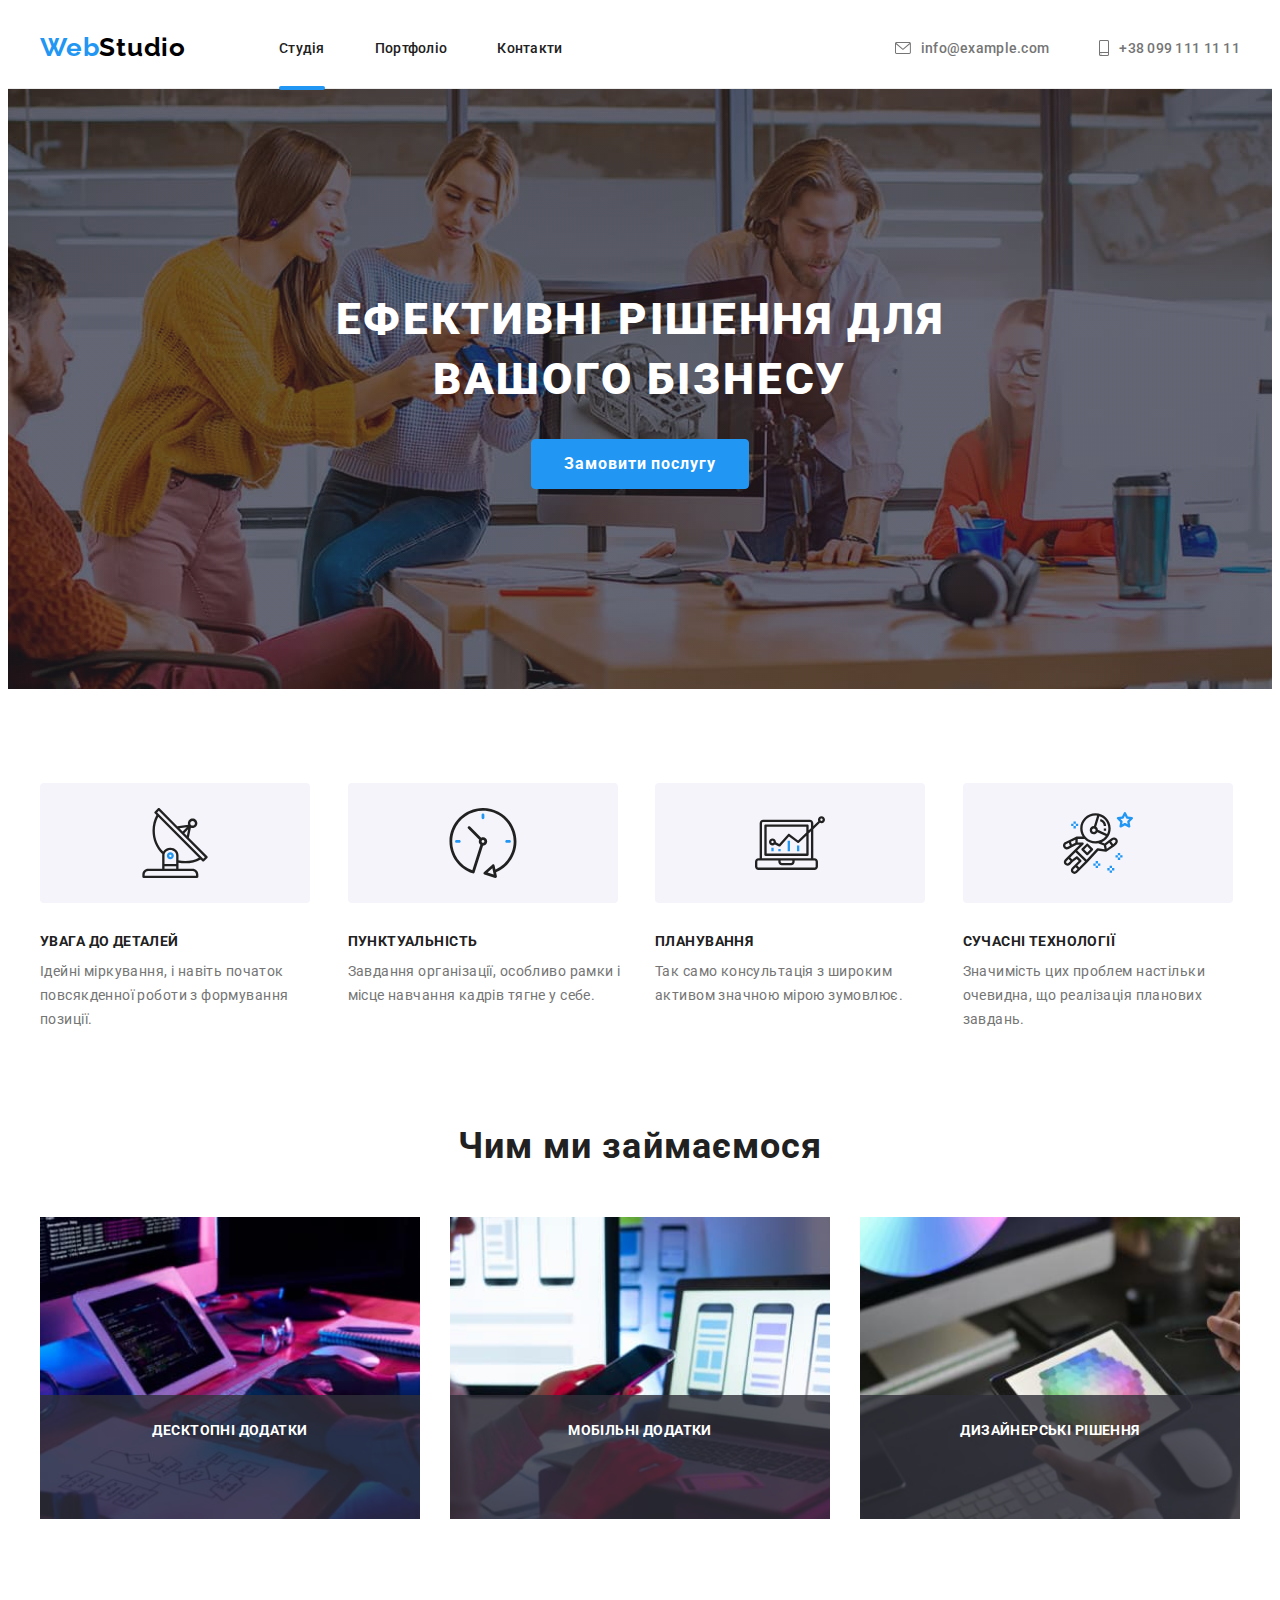
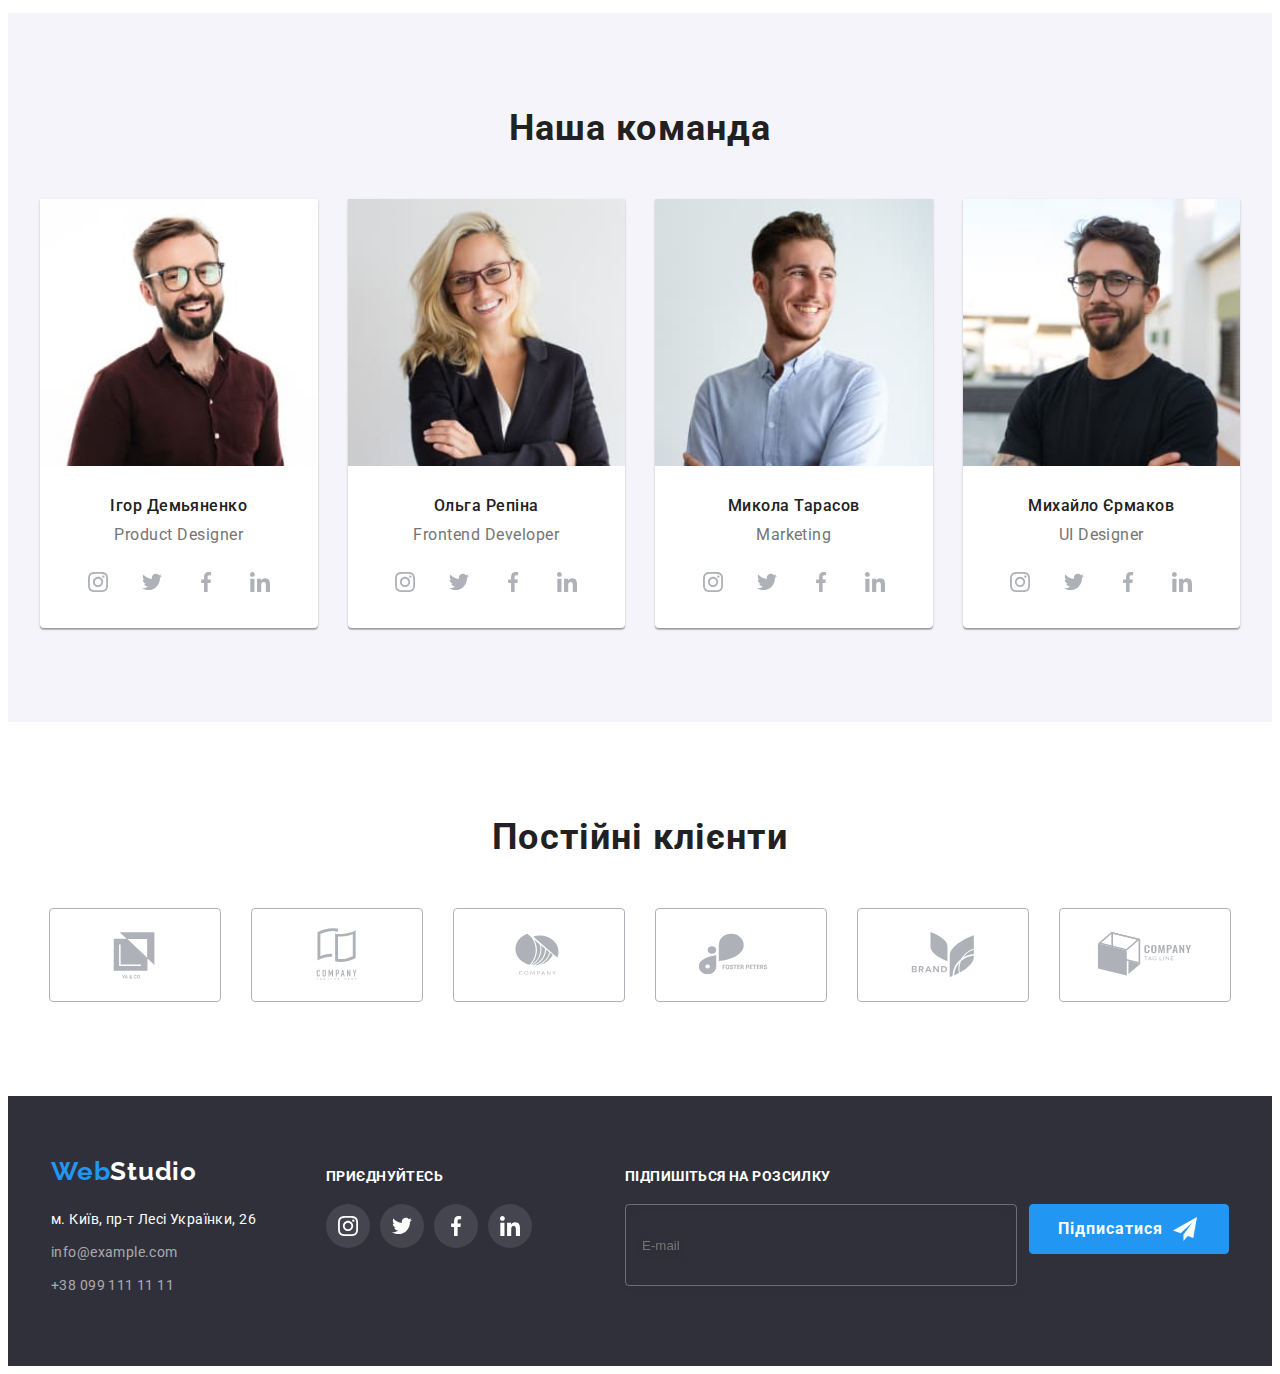
<file: index.html>
<!DOCTYPE html>
<html lang="uk">
  <head>
    <meta charset="UTF-8" />
    <meta http-equiv="X-UA-Compatible" content="IE=edge" />
    <meta name="viewport" content="width=device-width, initial-scale=1.0" />
    <title>WebStudio</title>
    <link rel="preconnect" href="https://fonts.googleapis.com" />
    <link rel="preconnect" href="https://fonts.gstatic.com" crossorigin />
    <link
      href="https://fonts.googleapis.com/css2?family=Raleway:wght@700&family=Roboto:wght@400;500;700;900&display=swap"
      rel="stylesheet"
    />
    <link
      rel="stylesheet"
      href="https://cdnjs.cloudflare.com/ajax/libs/modern-normalize/1.1.0/modern-normalize.min.css"
      integrity="sha512-wpPYUAdjBVSE4KJnH1VR1HeZfpl1ub8YT/NKx4PuQ5NmX2tKuGu6U/JRp5y+Y8XG2tV+wKQpNHVUX03MfMFn9Q=="
      crossorigin="anonymous"
      referrerpolicy="no-referrer"
    />
    <link rel="stylesheet" href="./css/main.min.css" />
  </head>
  <body>
    <header class="header">
      <div class="container">
        <a href="./index.html" class="header__logo link logo">Web<span>Studio</span></a>
        <nav class="navigation">
          <ul class="navigation__list list">
            <li class="navigation__item">
              <a href="./index.html" class="navigation__link link current">Студія</a>
            </li>
            <li class="navigation__item">
              <a href="./portfolio.html" class="navigation__link link">Портфоліо</a>
            </li>
            <li class="navigation__item">
              <a href="" class="navigation__link link">Контакти</a>
            </li>
          </ul>
        </nav>
        <div class="connect header__connect">
          <a href="mailto:info@example.com" class="connect__mail link">
            <svg class="connect__icon" width="16" height="12">
              <use href="./images/icons.svg#icon-mail"></use>
            </svg>
            info@example.com</a
          >
          <a href="tel:+380991111111" class="connect__tel link">
            <svg class="connect__icon" width="10" height="16">
              <use href="./images/icons.svg#icon-smartphone"></use>
            </svg>
            +38 099 111 11 11</a
          >
        </div>
        <button class="menu__open-btn" type="button">
          <svg class="menu__open-icon" width="40" height="40">
            <use href="./images/icons.svg#icon-menu"></use>
          </svg>
        </button>
      </div>
      <div class="mob__menu is-hidden">
        <button class="menu__close-btn" type="button">
          <svg class="menu__close-icon" width="40" height="40">
            <use href="./images/icons.svg#icon-close-mob"></use>
          </svg>
        </button>
        <div class="container">
          <div class="mob__menu-top">
            <nav class="mob__menu-nav">
              <ul class="mob__menu-list list">
                <li class="mob__menu-item">
                  <a href="./index.html" class="mob__menu-link link">Студія</a>
                </li>
                <li class="mob__menu-item">
                  <a href="./portfolio.html" class="mob__menu-link link">Портфоліо</a>
                </li>
                <li class="mob__menu-item">
                  <a href="" class="mob__menu-link link">Контакти</a>
                </li>
              </ul>
            </nav>
          </div>
          <div class="mob__menu-bottom">
            <div class="connect mob__connect">
              <a href="tel:+380991111111" class="mob__connect-tel link"> +38 099 111 11 11</a>
              <a href="mailto:info@example.com" class="mob__connect-mail link"> info@example.com</a>
            </div>
            <div class="mob__menu-soc">
              <ul class="mob__soc-list list">
                <li class="mob__soc-item item">
                  <a
                    href=""
                    target="_blank"
                    rel="noopener noreferrer nofollow"
                    class="mob__soc-link link"
                    >Instagram</a
                  >
                </li>
                <li class="mob__soc-item item">
                  <a
                    href=""
                    target="_blank"
                    rel="noopener noreferrer nofollow"
                    class="mob__soc-link link"
                    >Twitter</a
                  >
                </li>
                <li class="mob__soc-item item">
                  <a
                    href=""
                    target="_blank"
                    rel="noopener noreferrer nofollow"
                    class="mob__soc-link link"
                    >Facebook</a
                  >
                </li>
                <li class="mob__soc-item item">
                  <a
                    href=""
                    target="_blank"
                    rel="noopener noreferrer nofollow"
                    class="mob__soc-link link"
                    >LinkedIn</a
                  >
                </li>
              </ul>
            </div>
          </div>
        </div>
      </div>
    </header>
    <main>
      <section class="slogan">
        <div class="container slogan__container">
          <h1 class="slogan__title">Ефективні рішення для вашого бізнесу</h1>
          <button type="button" class="slogan__btn btn" data-modal-open>Замовити послугу</button>
        </div>
      </section>
      <section class="about">
        <div class="container">
          <h2 class="visually-hidden">Наші переваги</h2>
          <ul class="about__list list">
            <li class="about__item">
              <div class="container__about-ikon">
                <svg class="about__ikon" width="70" height="70">
                  <use href="./images/icons.svg#icon-antenna"></use>
                </svg>
              </div>
              <h3 class="about__title">УВАГА ДО ДЕТАЛЕЙ</h3>
              <p class="about__text">
                Ідейні міркування, і навіть початок повсякденної роботи з формування позиції.
              </p>
            </li>
            <li class="about__item">
              <div class="container__about-ikon">
                <svg class="about__ikon" width="70" height="70">
                  <use href="./images/icons.svg#icon-clock"></use>
                </svg>
              </div>
              <h3 class="about__title">ПУНКТУАЛЬНІСТЬ</h3>
              <p class="about__text">
                Завдання організації, особливо рамки і місце навчання кадрів тягне у себе.
              </p>
            </li>
            <li class="about__item">
              <div class="container__about-ikon">
                <svg class="about__ikon" width="70" height="70">
                  <use href="./images/icons.svg#icon-diagram"></use>
                </svg>
              </div>
              <h3 class="about__title">ПЛАНУВАННЯ</h3>
              <p class="about__text">
                Так само консультація з широким активом значною мірою зумовлює.
              </p>
            </li>
            <li class="about__item">
              <div class="container__about-ikon">
                <svg class="about__ikon" width="70" height="70">
                  <use href="./images/icons.svg#icon-astronaut"></use>
                </svg>
              </div>
              <h3 class="about__title">СУЧАСНІ ТЕХНОЛОГІЇ</h3>
              <p class="about__text">
                Значимість цих проблем настільки очевидна, що реалізація планових завдань.
              </p>
            </li>
          </ul>
        </div>
      </section>
      <section class="work">
        <div class="container">
          <h2 class="work__title title">Чим ми займаємося</h2>
          <ul class="work__list list">
            <li class="work__item">
              <picture>
                <source srcset="./images/img1.jpg 1x, ./images/img1-2x.jpg 2x" />
                <img src="images/img1.jpg" alt="робота" width="370" height="294" />
              </picture>
              <h3 class="work__text">Десктопні додатки</h3>
            </li>
            <li class="work__item">
              <picture>
                <source srcset="./images/img2.jpg 1x, ./images/img2-2x.jpg 2x" />
                <img src="images/img2.jpg" alt="робота" width="370" height="294" />
              </picture>
              <h3 class="work__text">Мобільні додатки</h3>
            </li>
            <li class="work__item">
              <picture>
                <source srcset="./images/img3.jpg 1x, ./images/img3-2x.jpg 2x" />
                <img src="images/img3.jpg" alt="робота" width="370" height="294" />
              </picture>
              <h3 class="work__text">Дизайнерські рішення</h3>
            </li>
          </ul>
        </div>
      </section>
      <section class="team">
        <div class="container">
          <h2 class="team__title title">Наша команда</h2>
          <ul class="team__list list">
            <li class="team__item">
              <picture>
                <source
                  srcset="./images/team1.jpg 1x, ./images/team1-2x.jpg 2x"
                  media="(min-width: 1200px)"
                />
                <source
                  srcset="./images/team1-tab.jpg 1x, ./images/team1-tab-2x.jpg 2x"
                  media="(min-width: 768px)"
                />
                <source
                  srcset="./images/team1-mob.jpg 1x, ./images/team1-mob-2x.jpg 2x"
                  media="(max-width: 767px)"
                />
                <img src="images/team1.jpg" alt="команда1" />
              </picture>
              <div class="team__block">
                <h3 class="team__subtitle">Ігор Демьяненко</h3>
                <p lang="en" class="team__text">Product Designer</p>
                <ul class="soc list">
                  <li class="soc__item">
                    <a href="" class="soc__link link">
                      <svg class="soc__ikon" width="20" height="20">
                        <use href="./images/icons.svg#icon-instagram"></use>
                      </svg>
                    </a>
                  </li>
                  <li class="soc__item">
                    <a href="" class="soc__link link">
                      <svg class="soc__ikon" width="20" height="20">
                        <use href="./images/icons.svg#icon-twitter"></use>
                      </svg>
                    </a>
                  </li>
                  <li class="soc__item">
                    <a href="" class="soc__link link">
                      <svg class="soc__ikon" width="20" height="20">
                        <use href="./images/icons.svg#icon-facebook"></use>
                      </svg>
                    </a>
                  </li>
                  <li class="soc__item">
                    <a href="" class="soc__link link">
                      <svg class="soc__ikon" width="20" height="20">
                        <use href="./images/icons.svg#icon-linkedin"></use>
                      </svg>
                    </a>
                  </li>
                </ul>
              </div>
            </li>
            <li class="team__item">
              <picture>
                <source
                  srcset="./images/team2.jpg 1x, ./images/team2-2x.jpg 2x"
                  media="(min-width: 1200px)"
                />
                <source
                  srcset="./images/team2-tab.jpg 1x, ./images/team2-tab-2x.jpg 2x"
                  media="(min-width: 768px)"
                />
                <source
                  srcset="./images/team2-mob.jpg 1x, ./images/team2-mob-2x.jpg 2x"
                  media="(max-width: 767px)"
                />
                <img src="images/team2.jpg" alt="команда2" />
              </picture>
              <div class="team__block">
                <h3 class="team__subtitle">Ольга Репіна</h3>
                <p lang="en" class="team__text">Frontend Developer</p>
                <ul class="soc list">
                  <li class="soc__item">
                    <a href="" class="soc__link link">
                      <svg class="soc__ikon" width="20" height="20">
                        <use href="./images/icons.svg#icon-instagram"></use>
                      </svg>
                    </a>
                  </li>
                  <li class="soc__item">
                    <a href="" class="soc__link link">
                      <svg class="soc__ikon" width="20" height="20">
                        <use href="./images/icons.svg#icon-twitter"></use>
                      </svg>
                    </a>
                  </li>
                  <li class="soc__item">
                    <a href="" class="soc__link link">
                      <svg class="soc__ikon" width="20" height="20">
                        <use href="./images/icons.svg#icon-facebook"></use>
                      </svg>
                    </a>
                  </li>
                  <li class="soc__item">
                    <a href="" class="soc__link link">
                      <svg class="soc__ikon" width="20" height="20">
                        <use href="./images/icons.svg#icon-linkedin"></use>
                      </svg>
                    </a>
                  </li>
                </ul>
              </div>
            </li>
            <li class="team__item">
              <picture>
                <source
                  srcset="./images/team3.jpg 1x, ./images/team3-2x.jpg 2x"
                  media="(min-width: 1200px)"
                />
                <source
                  srcset="./images/team3-tab.jpg 1x, ./images/team3-tab-2x.jpg 2x"
                  media="(min-width: 768px)"
                />
                <source
                  srcset="./images/team3-mob.jpg 1x, ./images/team3-mob-2x.jpg 2x"
                  media="(max-width: 767px)"
                />
                <img src="images/team3.jpg" alt="команда3" />
              </picture>
              <div class="team__block">
                <h3 class="team__subtitle">Микола Тарасов</h3>
                <p lang="en" class="team__text">Marketing</p>
                <ul class="soc list">
                  <li class="soc__item">
                    <a href="" class="soc__link link">
                      <svg class="soc__ikon" width="20" height="20">
                        <use href="./images/icons.svg#icon-instagram"></use>
                      </svg>
                    </a>
                  </li>
                  <li class="soc__item">
                    <a href="" class="soc__link link">
                      <svg class="soc__ikon" width="20" height="20">
                        <use href="./images/icons.svg#icon-twitter"></use>
                      </svg>
                    </a>
                  </li>
                  <li class="soc__item">
                    <a href="" class="soc__link link">
                      <svg class="soc__ikon" width="20" height="20">
                        <use href="./images/icons.svg#icon-facebook"></use>
                      </svg>
                    </a>
                  </li>
                  <li class="soc__item">
                    <a href="" class="soc__link link">
                      <svg class="soc__ikon" width="20" height="20">
                        <use href="./images/icons.svg#icon-linkedin"></use>
                      </svg>
                    </a>
                  </li>
                </ul>
              </div>
            </li>
            <li class="team__item">
              <picture>
                <source
                  srcset="./images/team4.jpg 1x, ./images/team4-2x.jpg 2x"
                  media="(min-width: 1200px)"
                />
                <source
                  srcset="./images/team4-tab.jpg 1x, ./images/team4-tab-2x.jpg 2x"
                  media="(min-width: 768px)"
                />
                <source
                  srcset="./images/team4-mob.jpg 1x, ./images/team4-mob-2x.jpg 2x"
                  media="(max-width: 767px)"
                />
                <img src="images/team4.jpg" alt="команда4" />
              </picture>
              <div class="team__block">
                <h3 class="team__subtitle">Михайло Єрмаков</h3>
                <p lang="en" class="team__text">UI Designer</p>
                <ul class="soc list">
                  <li class="soc__item">
                    <a href="" class="soc__link link">
                      <svg class="soc__ikon" width="20" height="20">
                        <use href="./images/icons.svg#icon-instagram"></use>
                      </svg>
                    </a>
                  </li>
                  <li class="soc__item">
                    <a href="" class="soc__link link">
                      <svg class="soc__ikon" width="20" height="20">
                        <use href="./images/icons.svg#icon-twitter"></use>
                      </svg>
                    </a>
                  </li>
                  <li class="soc__item">
                    <a href="" class="soc__link link">
                      <svg class="soc__ikon" width="20" height="20">
                        <use href="./images/icons.svg#icon-facebook"></use>
                      </svg>
                    </a>
                  </li>
                  <li class="soc__item">
                    <a href="" class="soc__link link">
                      <svg class="soc__ikon" width="20" height="20">
                        <use href="./images/icons.svg#icon-linkedin"></use>
                      </svg>
                    </a>
                  </li>
                </ul>
              </div>
            </li>
          </ul>
        </div>
      </section>
      <section class="client">
        <div class="container">
          <h2 class="client__title title">Постійні клієнти</h2>
          <ul class="client__list list">
            <li class="client__item">
              <a href="" class="client__link link">
                <svg class="client__ikon" width="106" height="60">
                  <use href="./images/icons.svg#icon-Logo1"></use>
                </svg>
              </a>
            </li>
            <li class="client__item">
              <a href="" class="client__link link">
                <svg class="client__ikon" width="106" height="60">
                  <use href="./images/icons.svg#icon-Logo2"></use>
                </svg>
              </a>
            </li>
            <li class="client__item">
              <a href="" class="client__link link">
                <svg class="client__ikon" width="106" height="60">
                  <use href="./images/icons.svg#icon-Logo3"></use>
                </svg>
              </a>
            </li>
            <li class="client__item">
              <a href="" class="client__link link">
                <svg class="client__ikon" width="106" height="60">
                  <use href="./images/icons.svg#icon-Logo4"></use>
                </svg>
              </a>
            </li>
            <li class="client__item">
              <a href="" class="client__link link">
                <svg class="client__ikon" width="106" height="60">
                  <use href="./images/icons.svg#icon-Logo5"></use>
                </svg>
              </a>
            </li>
            <li class="client__item">
              <a href="" class="client__link link">
                <svg class="client__ikon" width="106" height="60">
                  <use href="./images/icons.svg#icon-Logo6"></use>
                </svg>
              </a>
            </li>
          </ul>
        </div>
      </section>
    </main>
    <footer class="footer">
      <div class="container__footer container">
        <div class="section__contacts">
          <a href="./index.html" class="footer__logo link logo">Web<span>Studio</span></a>
          <address class="footer__contacts">
            <ul class="footer__list list">
              <li class="footer__item">
                <a
                  href="https://bit.ly/3pXMvUd"
                  target="_blank"
                  rel="noopener noreferrer"
                  class="footer__address link"
                  >м. Київ, пр-т Лесі Українки, 26
                </a>
              </li>
              <li class="footer__item">
                <a href="mailto:info@example.com" class="footer__mail link">info@example.com</a>
              </li>
              <li class="footer__item">
                <a href="tel:+380991111111" class="footer__tel link">+38 099 111 11 11</a>
              </li>
            </ul>
          </address>
        </div>
        <div class="section__soc">
          <h2 class="footer__title title">приєднуйтесь</h2>
          <ul class="footer__soc-list list">
            <li class="footer__soc-item">
              <a href="" class="footer__soc-link link">
                <svg class="footer__soc-ikon" width="20" height="20">
                  <use href="./images/icons.svg#icon-instagram"></use>
                </svg>
              </a>
            </li>
            <li class="footer__soc-item">
              <a href="" class="footer__soc-link link">
                <svg class="footer__soc-ikon" width="20" height="20">
                  <use href="./images/icons.svg#icon-twitter"></use>
                </svg>
              </a>
            </li>
            <li class="footer__soc-item">
              <a href="" class="footer__soc-link link">
                <svg class="footer__soc-ikon" width="20" height="20">
                  <use href="./images/icons.svg#icon-facebook"></use>
                </svg>
              </a>
            </li>
            <li class="footer__soc-item">
              <a href="" class="footer__soc-link link">
                <svg class="footer__soc-ikon" width="20" height="20">
                  <use href="./images/icons.svg#icon-linkedin"></use>
                </svg>
              </a>
            </li>
          </ul>
        </div>
        <div class="section__subscribe">
          <h2 class="footer__title title">Підпишіться на розсилку</h2>
          <div class="subscribe">
            <form class="subscribe__form">
              <input
                type="email"
                class="subscribe__mail"
                name="subscribe-name"
                placeholder="E-mail"
              />
            </form>
            <button type="submit" class="footer__btn btn">
              Підписатися
              <svg class="subscribe__icon" width="24" height="24">
                <use href="./images/icons.svg#icon-icon-send"></use>
              </svg>
            </button>
          </div>
        </div>
      </div>
    </footer>
    <div class="backdrop is-hidden" data-modal>
      <div class="modal">
        <button type="button" class="modal__close-btn" data-modal-close>
          <svg class="modal__close" width="18" height="18">
            <use href="./images/icons.svg#icon-close"></use>
          </svg>
        </button>
        <p class="modal__title title">Залиште свої дані, ми вам передзвонимо</p>
        <form class="modal__form">
          <div class="modal__field">
            <label for="user-name" class="modal__label">Ім'я</label>
            <div class="modal__wrap">
              <input type="text" class="modal__input" name="user-name" id="user-name" />
              <svg class="modal__input-icon" width="18" height="18">
                <use href="./images/icons.svg#icon-person-black"></use>
              </svg>
            </div>
          </div>
          <div class="modal__field">
            <label for="user-tel" class="modal__label">Телефон</label>
            <div class="modal__wrap">
              <input type="tel" class="modal__input" name="user-tel" id="user-tel" />
              <svg class="modal__input-icon" width="18" height="18">
                <use href="./images/icons.svg#icon-phone-black"></use>
              </svg>
            </div>
          </div>
          <div class="modal__field">
            <label for="user-mail" class="modal__label">Пошта</label>
            <div class="modal__wrap">
              <input type="email" class="modal__input" name="user-mail" id="user-mail" />
              <svg class="modal__input-icon" width="18" height="18">
                <use href="./images/icons.svg#icon-email-black"></use>
              </svg>
            </div>
          </div>
          <div class="modal__field">
            <label for="user-text" class="modal__label">Коментар</label>
            <textarea
              name="user-text"
              id="user-text"
              class="modal__text"
              placeholder="Введіть текст"
            ></textarea>
          </div>
          <div class="modal__field">
            <input
              type="checkbox"
              name="policy"
              id="policy"
              class="modal__check visually-hidden"
              value="true"
            />
            <label for="policy" class="modal__check-text"
              ><span
                ><svg class="check__icon" width="16" height="13">
                  <use href="./images/icons.svg#icon-chek"></use>
                </svg> </span
              >Погоджуюся з розсилкою та приймаю
              <a href="" class="modal__check-policy"> Умови договору</a>
            </label>
          </div>
        </form>
        <button type="submit" class="modal__btn btn">Відправити</button>
      </div>
    </div>
    <script src="./js/modal.js"></script>
    <script src="./js/menu.js"></script>
  </body>
</html>
</file>
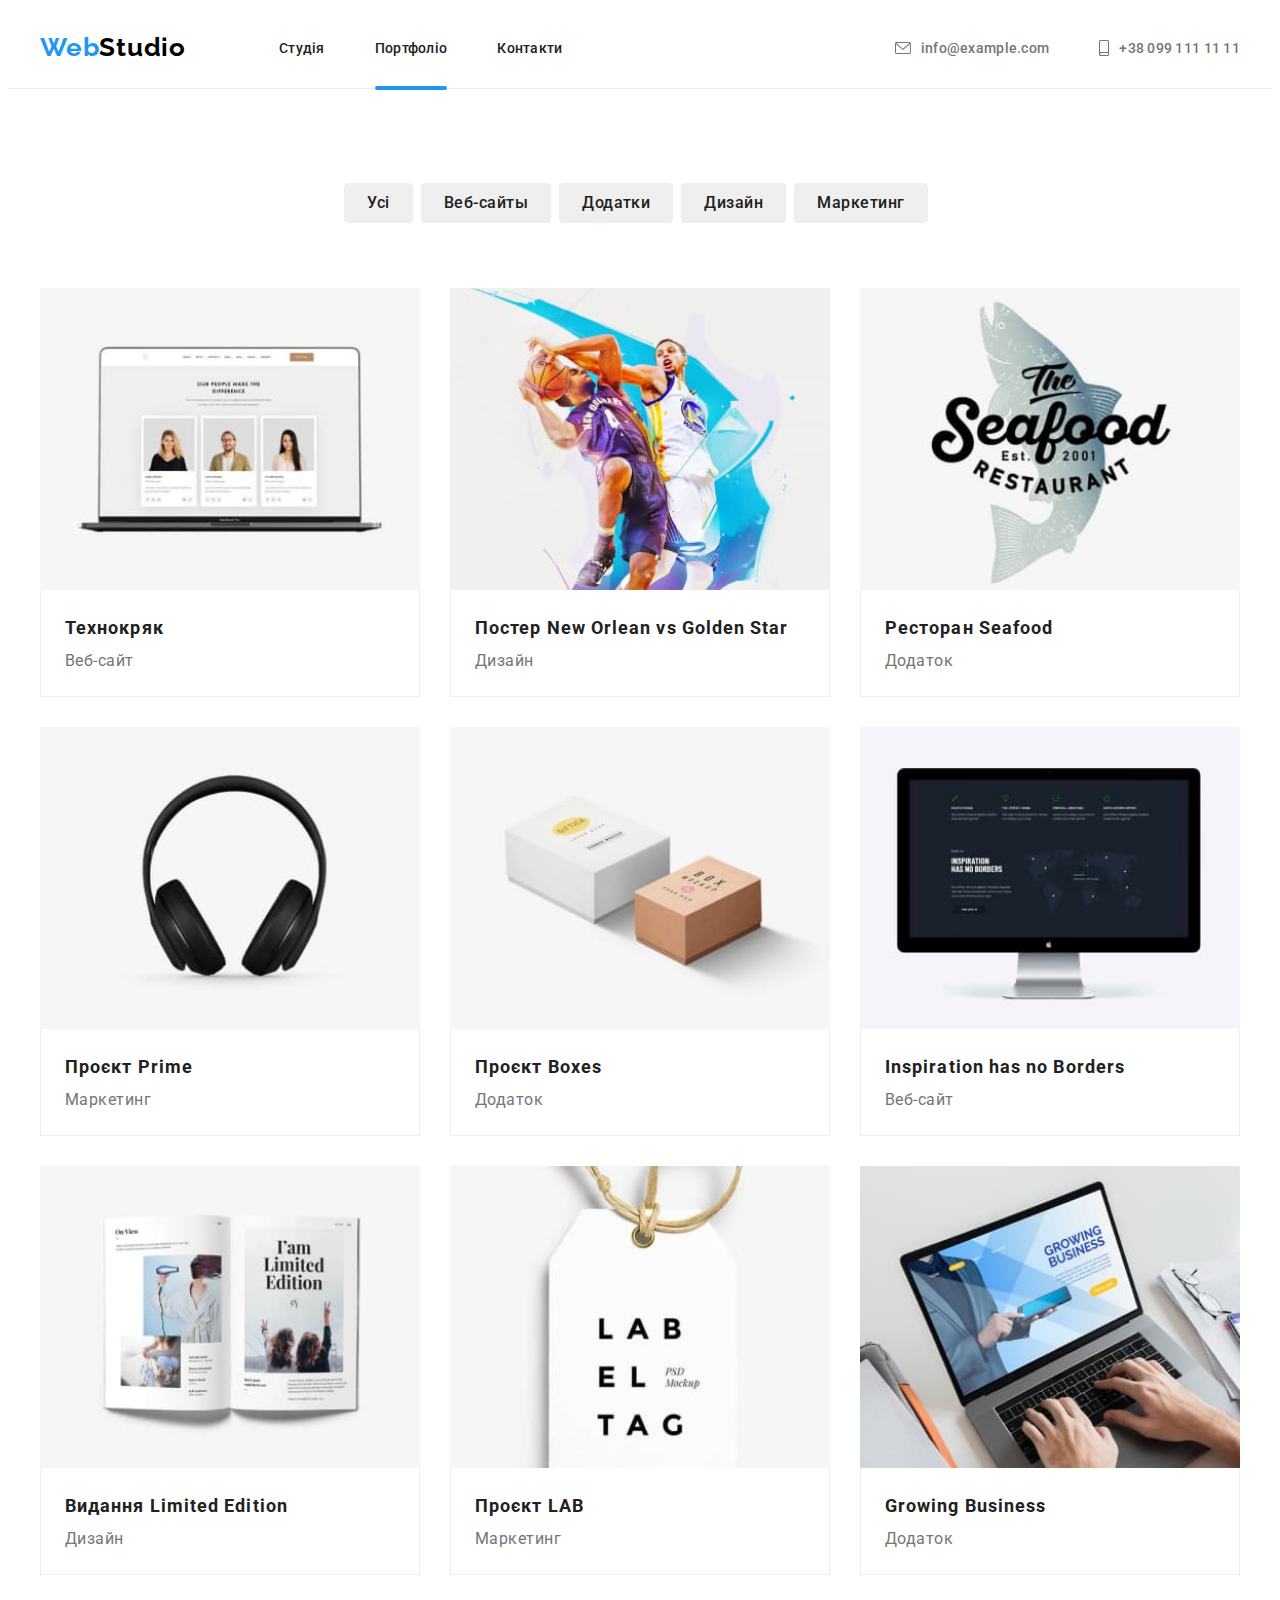
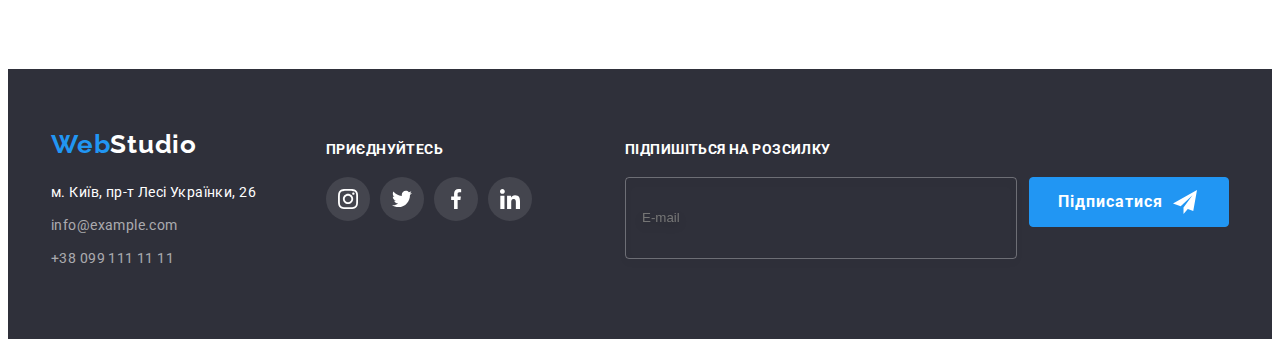
<file: portfolio.html>
<!DOCTYPE html>
<html lang="uk">
  <head>
    <meta charset="UTF-8" />
    <meta http-equiv="X-UA-Compatible" content="IE=edge" />
    <meta name="viewport" content="width=device-width, initial-scale=1.0" />
    <title>WebStudio</title>
    <link rel="preconnect" href="https://fonts.googleapis.com" />
    <link rel="preconnect" href="https://fonts.gstatic.com" crossorigin />
    <link
      href="https://fonts.googleapis.com/css2?family=Raleway:wght@700&family=Roboto:wght@400;500;700;900&display=swap"
      rel="stylesheet"
    />
    <link
      rel="stylesheet"
      href="https://cdnjs.cloudflare.com/ajax/libs/modern-normalize/1.1.0/modern-normalize.min.css"
      integrity="sha512-wpPYUAdjBVSE4KJnH1VR1HeZfpl1ub8YT/NKx4PuQ5NmX2tKuGu6U/JRp5y+Y8XG2tV+wKQpNHVUX03MfMFn9Q=="
      crossorigin="anonymous"
      referrerpolicy="no-referrer"
    />
    <link rel="stylesheet" href="./css/main.min.css" />
  </head>
  <body>
    <header class="header">
      <div class="container">
        <a href="./index.html" class="header__logo link logo">Web<span>Studio</span></a>
        <nav class="navigation">
          <ul class="navigation__list list">
            <li class="navigation__item">
              <a href="./index.html" class="navigation__link link">Студія</a>
            </li>
            <li class="navigation__item">
              <a href="./portfolio.html" class="navigation__link link current">Портфоліо</a>
            </li>
            <li class="navigation__item">
              <a href="" class="navigation__link link">Контакти</a>
            </li>
          </ul>
        </nav>
        <div class="connect header__connect">
          <a href="mailto:info@example.com" class="connect__mail link">
            <svg class="connect__icon" width="16" height="12">
              <use href="./images/icons.svg#icon-mail"></use>
            </svg>
            info@example.com</a
          >
          <a href="tel:+380991111111" class="connect__tel link">
            <svg class="connect__icon" width="10" height="16">
              <use href="./images/icons.svg#icon-smartphone"></use>
            </svg>
            +38 099 111 11 11</a
          >
        </div>
        <button class="menu__open-btn" type="button">
          <svg class="menu__open-icon" width="40" height="40">
            <use href="./images/icons.svg#icon-menu"></use>
          </svg>
        </button>
      </div>
      <div class="mob__menu is-hidden">
        <button class="menu__close-btn" type="button">
          <svg class="menu__close-icon" width="40" height="40">
            <use href="./images/icons.svg#icon-close-mob"></use>
          </svg>
        </button>
        <div class="container">
          <div class="mob__menu-top">
            <nav class="mob__menu-nav">
              <ul class="mob__menu-list list">
                <li class="mob__menu-item">
                  <a href="./index.html" class="mob__menu-link link">Студія</a>
                </li>
                <li class="mob__menu-item">
                  <a href="./portfolio.html" class="mob__menu-link link">Портфоліо</a>
                </li>
                <li class="mob__menu-item">
                  <a href="" class="mob__menu-link link">Контакти</a>
                </li>
              </ul>
            </nav>
          </div>
          <div class="mob__menu-bottom">
            <div class="connect mob__connect">
              <a href="tel:+380991111111" class="mob__connect-tel link"> +38 099 111 11 11</a>
              <a href="mailto:info@example.com" class="mob__connect-mail link"> info@example.com</a>
            </div>
            <div class="mob__menu-soc">
              <ul class="mob__soc-list list">
                <li class="mob__soc-item item">
                  <a
                    href=""
                    target="_blank"
                    rel="noopener noreferrer nofollow"
                    class="mob__soc-link link"
                    >Instagram</a
                  >
                </li>
                <li class="mob__soc-item item">
                  <a
                    href=""
                    target="_blank"
                    rel="noopener noreferrer nofollow"
                    class="mob__soc-link link"
                    >Twitter</a
                  >
                </li>
                <li class="mob__soc-item item">
                  <a
                    href=""
                    target="_blank"
                    rel="noopener noreferrer nofollow"
                    class="mob__soc-link link"
                    >Facebook</a
                  >
                </li>
                <li class="mob__soc-item item">
                  <a
                    href=""
                    target="_blank"
                    rel="noopener noreferrer nofollow"
                    class="mob__soc-link link"
                    >LinkedIn</a
                  >
                </li>
              </ul>
            </div>
          </div>
        </div>
      </div>
    </header>
    <main>
      <section class="portfolio">
        <div class="container filter">
          <h1 class="visually-hidden">Портфоліо</h1>
          <ul class="filter__list list">
            <li class="filter__item">
              <button type="button" class="filter__btn">Усі</button>
            </li>
            <li class="filter__item">
              <button type="button" class="filter__btn">Веб-сайты</button>
            </li>
            <li class="filter__item">
              <button type="button" class="filter__btn">Додатки</button>
            </li>
            <li class="filter__item">
              <button type="button" class="filter__btn">Дизайн</button>
            </li>
            <li class="filter__item">
              <button type="button" class="filter__btn">Маркетинг</button>
            </li>
          </ul>
        </div>
        <div class="container portfolio">
          <ul class="portfolio__list list">
            <li class="portfolio__item">
              <div class="portfolio__top-wrap">
                <picture>
                  <source
                    srcset="./images/image1.jpg 1x, ./images/image1-2x.jpg 2x"
                    media="(min-width: 1200px)"
                  />
                  <source
                    srcset="./images/image1-tab.jpg 1x, ./images/image1-tab-2x.jpg 2x"
                    media="(min-width: 768px)"
                  />
                  <source
                    srcset="./images/image1-mob.jpg 1x, ./images/image1-mob-2x.jpg 2x"
                    media="(max-width: 767px)"
                  />
                  <img src="images/image1.jpg" alt="Веб-сайт" />
                </picture>
                <p class="portfolio__top-text">
                  Ресурс пропонує комплексні пропозиції з різним рівнем функціоналу та сервісів. Все
                  це дозволить відвідувачу отримати вичерпні відомості про компанію чи приватну
                  особу.
                </p>
              </div>
              <div class="portfolio__border">
                <h3 class="portfolio__title">Технокряк</h3>
                <p class="portfolio__text">Веб-сайт</p>
              </div>
            </li>
            <li class="portfolio__item">
              <div class="portfolio__top-wrap">
                <picture>
                  <source
                    srcset="./images/image2.jpg 1x, ./images/image2-2x.jpg 2x"
                    media="(min-width: 1200px)"
                  />
                  <source
                    srcset="./images/image2-tab.jpg 1x, ./images/image2-tab-2x.jpg 2x"
                    media="(min-width: 768px)"
                  />
                  <source
                    srcset="./images/image2-mob.jpg 1x, ./images/image2-mob-2x.jpg 2x"
                    media="(max-width: 767px)"
                  />
                  <img src="images/image2.jpg" alt="Дизайн" />
                </picture>
                <p class="portfolio__top-text">
                  Ресурс пропонує комплексні пропозиції з різним рівнем функціоналу та сервісів. Все
                  це дозволить відвідувачу отримати вичерпні відомості про компанію чи приватну
                  особу.
                </p>
              </div>
              <div class="portfolio__border">
                <h3 class="portfolio__title">Постер New Orlean vs Golden Star</h3>
                <p class="portfolio__text">Дизайн</p>
              </div>
            </li>
            <li class="portfolio__item">
              <div class="portfolio__top-wrap">
                <picture>
                  <source
                    srcset="./images/image3.jpg 1x, ./images/image3-2x.jpg 2x"
                    media="(min-width: 1200px)"
                  />
                  <source
                    srcset="./images/image3-tab.jpg 1x, ./images/image3-tab-2x.jpg 2x"
                    media="(min-width: 768px)"
                  />
                  <source
                    srcset="./images/image3-mob.jpg 1x, ./images/image3-mob-2x.jpg 2x"
                    media="(max-width: 767px)"
                  />
                  <img src="images/image3.jpg" alt="Додаток" />
                </picture>
                <p class="portfolio__top-text">
                  Ресурс пропонує комплексні пропозиції з різним рівнем функціоналу та сервісів. Все
                  це дозволить відвідувачу отримати вичерпні відомості про компанію чи приватну
                  особу.
                </p>
              </div>
              <div class="portfolio__border">
                <h3 class="portfolio__title">Ресторан Seafood</h3>
                <p class="portfolio__text">Додаток</p>
              </div>
            </li>
            <li class="portfolio__item">
              <div class="portfolio__top-wrap">
                <picture>
                  <source
                    srcset="./images/image4.jpg 1x, ./images/image4-2x.jpg 2x"
                    media="(min-width: 1200px)"
                  />
                  <source
                    srcset="./images/image4-tab.jpg 1x, ./images/image4-tab-2x.jpg 2x"
                    media="(min-width: 768px)"
                  />
                  <source
                    srcset="./images/image4-mob.jpg 1x, ./images/image4-mob-2x.jpg 2x"
                    media="(max-width: 767px)"
                  />
                  <img src="images/image4.jpg" alt="Маркетинг" />
                </picture>
                <p class="portfolio__top-text">
                  Ресурс пропонує комплексні пропозиції з різним рівнем функціоналу та сервісів. Все
                  це дозволить відвідувачу отримати вичерпні відомості про компанію чи приватну
                  особу.
                </p>
              </div>
              <div class="portfolio__border">
                <h3 class="portfolio__title">Проєкт Prime</h3>
                <p class="portfolio__text">Маркетинг</p>
              </div>
            </li>
            <li class="portfolio__item">
              <div class="portfolio__top-wrap">
                <picture>
                  <source
                    srcset="./images/image5.jpg 1x, ./images/image5-2x.jpg 2x"
                    media="(min-width: 1200px)"
                  />
                  <source
                    srcset="./images/image5-tab.jpg 1x, ./images/image5-tab-2x.jpg 2x"
                    media="(min-width: 768px)"
                  />
                  <source
                    srcset="./images/image5-mob.jpg 1x, ./images/image5-mob-2x.jpg 2x"
                    media="(max-width: 767px)"
                  />
                  <img src="images/image5.jpg" alt="Додаток" />
                </picture>
                <p class="portfolio__top-text">
                  Ресурс пропонує комплексні пропозиції з різним рівнем функціоналу та сервісів. Все
                  це дозволить відвідувачу отримати вичерпні відомості про компанію чи приватну
                  особу.
                </p>
              </div>
              <div class="portfolio__border">
                <h3 class="portfolio__title">Проєкт Boxes</h3>
                <p class="portfolio__text">Додаток</p>
              </div>
            </li>
            <li class="portfolio__item">
              <div class="portfolio__top-wrap">
                <picture>
                  <source
                    srcset="./images/image6.jpg 1x, ./images/image6-2x.jpg 2x"
                    media="(min-width: 1200px)"
                  />
                  <source
                    srcset="./images/image6-tab.jpg 1x, ./images/image6-tab-2x.jpg 2x"
                    media="(min-width: 768px)"
                  />
                  <source
                    srcset="./images/image6-mob.jpg 1x, ./images/image6-mob-2x.jpg 2x"
                    media="(max-width: 767px)"
                  />
                  <img src="images/image6.jpg" alt="Веб-сайт" />
                </picture>
                <p class="portfolio__top-text">
                  Ресурс пропонує комплексні пропозиції з різним рівнем функціоналу та сервісів. Все
                  це дозволить відвідувачу отримати вичерпні відомості про компанію чи приватну
                  особу.
                </p>
              </div>
              <div class="portfolio__border">
                <h3 class="portfolio__title">Inspiration has no Borders</h3>
                <p class="portfolio__text">Веб-сайт</p>
              </div>
            </li>
            <li class="portfolio__item">
              <div class="portfolio__top-wrap">
                <picture>
                  <source
                    srcset="./images/image7.jpg 1x, ./images/image7-2x.jpg 2x"
                    media="(min-width: 1200px)"
                  />
                  <source
                    srcset="./images/image7-tab.jpg 1x, ./images/image7-tab-2x.jpg 2x"
                    media="(min-width: 768px)"
                  />
                  <source
                    srcset="./images/image7-mob.jpg 1x, ./images/image7-mob-2x.jpg 2x"
                    media="(max-width: 767px)"
                  />
                  <img src="images/image7.jpg" alt="Дизайн" />
                </picture>
                <p class="portfolio__top-text">
                  Ресурс пропонує комплексні пропозиції з різним рівнем функціоналу та сервісів. Все
                  це дозволить відвідувачу отримати вичерпні відомості про компанію чи приватну
                  особу.
                </p>
              </div>
              <div class="portfolio__border">
                <h3 class="portfolio__title">Видання Limited Edition</h3>
                <p class="portfolio__text">Дизайн</p>
              </div>
            </li>
            <li class="portfolio__item">
              <div class="portfolio__top-wrap">
                <picture>
                  <source
                    srcset="./images/image8.jpg 1x, ./images/image8-2x.jpg 2x"
                    media="(min-width: 1200px)"
                  />
                  <source
                    srcset="./images/image8-tab.jpg 1x, ./images/image8-tab-2x.jpg 2x"
                    media="(min-width: 768px)"
                  />
                  <source
                    srcset="./images/image8-mob.jpg 1x, ./images/image8-mob-2x.jpg 2x"
                    media="(max-width: 767px)"
                  />
                  <img src="images/image8.jpg" alt="Маркетинг" />
                </picture>
                <p class="portfolio__top-text">
                  Ресурс пропонує комплексні пропозиції з різним рівнем функціоналу та сервісів. Все
                  це дозволить відвідувачу отримати вичерпні відомості про компанію чи приватну
                  особу.
                </p>
              </div>
              <div class="portfolio__border">
                <h3 class="portfolio__title">Проєкт LAB</h3>
                <p class="portfolio__text">Маркетинг</p>
              </div>
            </li>
            <li class="portfolio__item">
              <div class="portfolio__top-wrap">
                <picture>
                  <source
                    srcset="./images/image9.jpg 1x, ./images/image9-2x.jpg 2x"
                    media="(min-width: 1200px)"
                  />
                  <source
                    srcset="./images/image9-tab.jpg 1x, ./images/image9-tab-2x.jpg 2x"
                    media="(min-width: 768px)"
                  />
                  <source
                    srcset="./images/image9-mob.jpg 1x, ./images/image9-mob-2x.jpg 2x"
                    media="(max-width: 767px)"
                  />
                  <img src="images/image9.jpg" alt="Додаток" />
                </picture>
                <p class="portfolio__top-text">
                  Ресурс пропонує комплексні пропозиції з різним рівнем функціоналу та сервісів. Все
                  це дозволить відвідувачу отримати вичерпні відомості про компанію чи приватну
                  особу.
                </p>
              </div>
              <div class="portfolio__border">
                <h3 class="portfolio__title">Growing Business</h3>
                <p class="portfolio__text">Додаток</p>
              </div>
            </li>
          </ul>
        </div>
      </section>
    </main>
    <footer class="footer">
      <div class="container__footer container">
        <div class="section__contacts">
          <a href="./index.html" class="footer__logo link logo">Web<span>Studio</span></a>
          <address class="footer__contacts">
            <ul class="footer__list list">
              <li class="footer__item">
                <a
                  href="https://bit.ly/3pXMvUd"
                  target="_blank"
                  rel="noopener noreferrer"
                  class="footer__address link"
                  >м. Київ, пр-т Лесі Українки, 26
                </a>
              </li>
              <li class="footer__item">
                <a href="mailto:info@example.com" class="footer__mail link">info@example.com</a>
              </li>
              <li class="footer__item">
                <a href="tel:+380991111111" class="footer__tel link">+38 099 111 11 11</a>
              </li>
            </ul>
          </address>
        </div>
        <div class="section__soc">
          <h2 class="footer__title title">приєднуйтесь</h2>
          <ul class="footer__soc-list list">
            <li class="footer__soc-item">
              <a href="" class="footer__soc-link link">
                <svg class="footer__soc-ikon" width="20" height="20">
                  <use href="./images/icons.svg#icon-instagram"></use>
                </svg>
              </a>
            </li>
            <li class="footer__soc-item">
              <a href="" class="footer__soc-link link">
                <svg class="footer__soc-ikon" width="20" height="20">
                  <use href="./images/icons.svg#icon-twitter"></use>
                </svg>
              </a>
            </li>
            <li class="footer__soc-item">
              <a href="" class="footer__soc-link link">
                <svg class="footer__soc-ikon" width="20" height="20">
                  <use href="./images/icons.svg#icon-facebook"></use>
                </svg>
              </a>
            </li>
            <li class="footer__soc-item">
              <a href="" class="footer__soc-link link">
                <svg class="footer__soc-ikon" width="20" height="20">
                  <use href="./images/icons.svg#icon-linkedin"></use>
                </svg>
              </a>
            </li>
          </ul>
        </div>
        <div class="section__subscribe">
          <h2 class="footer__title title">Підпишіться на розсилку</h2>
          <div class="subscribe">
            <form class="subscribe__form">
              <input
                type="email"
                class="subscribe__mail"
                name="subscribe-name"
                placeholder="E-mail"
              />
            </form>
            <button type="submit" class="footer__btn btn">
              Підписатися
              <svg class="subscribe__icon" width="24" height="24">
                <use href="./images/icons.svg#icon-icon-send"></use>
              </svg>
            </button>
          </div>
        </div>
      </div>
    </footer>
    <script src="./js/menu.js"></script>
  </body>
</html>
</file>
<file: css/main.min.css>
:root{--first-title-color: #212121;--second-title-color: #757575;--first-btn-color: #212121;--second-btn-color: #757575;--accent-color: #2196f3;--transition-property: color;--transition-duration: 250ms;--transition-timing-function: cubic-bezier(0.4, 0, 0.2, 1)}p,h1,h2,h3,h4,h5,h6{margin:0}ul,ol{margin:0;padding-left:0}address{font-style:normal}a{color:currentColor}button{cursor:pointer}img{display:block;min-width:100%;height:auto}@media screen and (max-width: 479px){img{width:100%}}body{font-family:"Roboto",sans-serif;color:var(--first-title-color)}section{padding-top:60px;padding-bottom:60px}@media screen and (min-width: 1200px){section{padding-top:94px;padding-bottom:94px}}.list{list-style:none}.link{text-decoration:none}.visually-hidden{position:absolute;white-space:nowrap;width:1px;height:1px;overflow:hidden;border:0;padding:0;clip:rect(0 0 0 0);clip-path:inset(50%);margin:-1px}.container{width:100%;margin-left:auto;margin-right:auto;padding-left:15px;padding-right:15px}@media screen and (min-width: 480px){.container{max-width:480px}}@media screen and (min-width: 768px){.container{max-width:768px}}@media screen and (min-width: 1200px){.container{max-width:1200px}}.logo{font-family:"Raleway",sans-serif;font-style:normal;font-weight:700;font-size:26px;line-height:1.1923076923;letter-spacing:0.03em;color:var(--accent-color)}.title{font-weight:700;font-size:28px;line-height:1.1785714286;letter-spacing:0.03em;color:var(--first-title-color);text-align:center;margin-bottom:30px}@media screen and (min-width: 1200px){.title{font-weight:700;font-size:36px;line-height:1.1666666667;letter-spacing:0.03em;color:var(--first-title-color);margin-bottom:50px}}.btn{font-family:inherit;font-style:normal;font-weight:700;font-size:16px;line-height:1.875;letter-spacing:0.06em;color:#fff;display:flex;align-items:center;text-align:center;background-color:var(--accent-color);margin-top:30px auto 0;padding:10px 32px;min-width:216px;height:50px;margin-left:auto;margin-right:auto;border:1px solid var(--accent-color);border-radius:4px;transition-property:backgraund border border-radius;transition-duration:var(--transition-duration);transition-timing-function:var(--transition-timing-function)}.btn:hover,.btn:focus{background:#188ce8;border:1px solid #188ce8;border-radius:4px}.backdrop{position:fixed;top:0;width:100%;height:100%;background:rgba(0,0,0,.2);transition:opacity 250ms cubic-bezier(0.4, 0, 0.2, 1),visibility 250ms cubic-bezier(0.4, 0, 0.2, 1)}.is-hidden{opacity:0;visibility:hidden;pointer-events:none}.modal{padding:20px;min-height:609px;width:100%;background-color:#fff;border-radius:4px;position:absolute;top:50%;left:50%;transform:translate(-50%, -50%) scale(1);transition:transform 250ms cubic-bezier(0.4, 0, 0.2, 1)}.backdrop.is-hidden .modal{transform:translate(-50%, -50%) scale(0)}@media screen and (min-width: 480px){.modal{padding:40px;min-height:609px;width:450px}}@media screen and (min-width: 1200px){.modal{min-height:581px;width:528px}}.modal__title{font-weight:700;font-size:20px;line-height:1.5;letter-spacing:0.03em;color:#212121;text-align:center;margin-bottom:12px}@media screen and (min-width: 1200px){.modal__title{font-weight:700;font-size:20px;line-height:1.15;letter-spacing:0.03em;color:#212121}}.modal__label{font-size:12px;line-height:1.1666666667;letter-spacing:0.01em;color:#757575;margin-bottom:4px;display:flex;align-items:center}.modal__input{padding:11px 12px 11px 42px;width:100%;height:40px;border:1px solid rgba(33,33,33,.2);border-radius:4px;outline:none;transition-property:border-color;transition-duration:var(--transition-duration);transition-timing-function:var(--transition-timing-function)}.modal__input:focus{border-color:var(--accent-color)}.modal__field{margin-bottom:10px}.modal__wrap{position:relative;margin-bottom:10px}.modal__input-icon{position:absolute;left:12px;top:50%;transform:translateY(-50%);transition-property:fill;transition-duration:var(--transition-duration);transition-timing-function:var(--transition-timing-function)}.modal__input:focus+.modal__input-icon{fill:var(--accent-color)}.modal__text{padding:12px 16px;width:100%;height:120px;resize:none;border:1px solid rgba(33,33,33,.2);border-radius:4px;outline:none;transition-property:border-color;transition-duration:var(--transition-duration);transition-timing-function:var(--transition-timing-function)}.modal__text:focus{border-color:var(--accent-color)}.modal__text::placeholder{font-size:12px;line-height:1.1666666667;letter-spacing:0.01em;color:rgba(117,117,117,.5)}.modal__check-text{display:flex;align-items:center;justify-content:center;font-size:9px;line-height:1.3333333333;letter-spacing:0.03em;color:#757575}.modal__check-text span{display:flex;align-items:center;justify-content:center;width:16px;height:15px;border:2px solid #212121;border-radius:2px;margin-right:8px}.modal__check:checked+.modal__check-text span{background-color:var(--accent-color);border:none}.modal__check:focus+.modal__check-text span{border-color:var(--accent-color)}@media screen and (min-width: 480px){.modal__check-text{font-size:12px;line-height:1.1666666667;letter-spacing:0.03em;color:#757575}}@media screen and (min-width: 1200px){.modal__check-text{font-size:14px;line-height:1.7142857143;letter-spacing:0.03em;color:#757575}}.check__icon{fill:rgba(0,0,0,0)}.modal__check:checked+.modal__check-text .check__icon{fill:#fff}.modal__check-policy{color:var(--accent-color);margin-left:5px}.modal__close-btn{position:absolute;right:8px;top:8px;width:30px;height:30px;background:#fff;border:1px solid rgba(0,0,0,.1);border-radius:50%;display:flex;align-items:center;transition-property:fill;transition-duration:var(--transition-duration);transition-timing-function:var(--transition-timing-function)}.modal__close-btn:hover,.modal__close-btn:focus{fill:var(--accent-color)}.modal__btn{display:block;box-shadow:0px 1px 3px rgba(0,0,0,.12),0px 1px 1px rgba(0,0,0,.14),0px 2px 1px rgba(0,0,0,.2)}.header{padding-top:10px;padding-bottom:10px;border-bottom:1px solid #ececec}.header>.container{display:flex;align-items:center}@media screen and (min-width: 768px){.header{padding-top:21px;padding-bottom:21px}}@media screen and (min-width: 1200px){.header{padding-top:24px;padding-bottom:25px}}.header__logo{margin-right:87px}.header__logo span{color:#000}@media screen and (min-width: 1200px){.header__logo{margin-right:93px}}.header-list .link.current{color:var(--accent-color)}.current{position:relative}.current::after{position:absolute;content:"";width:100%;height:4px;background:var(--accent-color);border-radius:2px;left:0;bottom:-2px}.navigation__list{display:none}@media screen and (min-width: 768px){.navigation__list{display:flex;margin-right:77px}}.navigation__link{font-weight:500;font-size:14px;line-height:1.1428571429;letter-spacing:0.02em;color:var(--first-title-color);padding:32px 0;transition-property:var(--transition-property);transition-duration:var(--transition-duration);transition-timing-function:var(--transition-timing-function)}.navigation__link:hover,.navigation__link:focus{color:var(--accent-color)}.navigation__item:not(:last-child){margin-right:50px}.connect__mail{font-weight:500;font-size:14px;line-height:1.1428571429;letter-spacing:0.02em;color:var(--second-title-color);display:flex;align-items:center;transition-property:var(--transition-property);transition-duration:var(--transition-duration);transition-timing-function:var(--transition-timing-function)}.connect__mail:hover,.connect__mail:focus{color:var(--accent-color)}@media screen and (min-width: 1200px){.connect__mail{margin-right:50px}}.connect__tel{font-weight:500;font-size:14px;line-height:1.1428571429;letter-spacing:0.02em;color:var(--second-title-color);display:flex;align-items:center;transition-property:var(--transition-property);transition-duration:var(--transition-duration);transition-timing-function:var(--transition-timing-function)}.connect__tel:hover,.connect__tel:focus{color:var(--accent-color)}@media screen and (min-width: 768px){.connect__tel{margin-top:10px}}@media screen and (min-width: 1200px){.connect__tel{margin-top:0}}.header__connect{margin-left:auto;display:none;align-items:center;background-position:center;background-size:auto}@media screen and (min-width: 768px){.header__connect{display:block}}@media screen and (min-width: 1200px){.header__connect{display:flex}}.connect__icon{fill:currentColor;margin-right:10px}.menu__open-btn{margin-left:auto;fill:#000;border:none;background-color:rgba(0,0,0,0)}@media screen and (min-width: 768px){.menu__open-btn{display:none}}.menu__open-icon{padding:0}.mob__menu{position:fixed;z-index:2;width:100vw;height:100vh;background-color:#fff;top:0;padding-top:48px;padding-bottom:48px}.mob__menu>.container{display:flex;flex-direction:column;height:100%;justify-content:space-between;overflow:auto}.menu__close-btn{display:block;margin-left:auto;border:none;background-color:rgba(0,0,0,0);transition-property:fill;transition-duration:var(--transition-duration);transition-timing-function:var(--transition-timing-function)}.menu__close-btn:hover,.menu__close-btn:focus{fill:var(--accent-color)}.mob__menu-item:not(:last-child){margin-bottom:35px}.mob__menu-link{font-weight:500;font-size:40px;line-height:1.175;letter-spacing:0.02em;color:var(--first-title-color);transition-property:var(--transition-property);transition-duration:var(--transition-duration);transition-timing-function:var(--transition-timing-function)}.mob__menu-link:hover,.mob__menu-link:focus{color:var(--accent-color)}.mob__connect{margin-bottom:64px}.mob__connect-mail{display:block;font-weight:500;font-size:24px;line-height:1.1666666667;letter-spacing:0.02em;color:var(--second-btn-color)}.mob__connect-tel{display:block;font-weight:500;font-size:33px;line-height:1.2121212121;letter-spacing:0.02em;color:var(--accent-color);margin-bottom:32px}@media screen and (min-width: 480px){.mob__connect-tel{font-weight:500;font-size:34px;line-height:1.1764705882;letter-spacing:0.02em;color:var(--accent-color)}}.mob__soc-list{display:flex;flex-wrap:wrap;margin-bottom:48px}.mob__soc-item:not(:first-child){padding-left:10px}.mob__soc-item:not(:last-child){padding-right:10px;border-right:1px solid rgba(33,33,33,.2)}.mob__soc-item .mob__soc-link{font-weight:500;font-size:13px;line-height:1.5384615385;letter-spacing:0.02em;color:var(--accent-color)}@media screen and (min-width: 480px){.mob__soc-item .mob__soc-link{font-weight:500;font-size:18px;line-height:1.2222222222;letter-spacing:0.02em;color:var(--accent-color)}}.slogan{background-color:#2f303a;padding-top:0;padding-bottom:0;background-image:linear-gradient(rgba(47, 48, 58, 0.4), rgba(47, 48, 58, 0.4)),url(../images/Slogan-mob.jpg);background-repeat:no-repeat;background-position:center;background-size:cover}@media(min-device-pixel-ratio: 2),(min-resolution: 192dpi),(min-resolution: 2dppx){.slogan{background-image:linear-gradient(rgba(47, 48, 58, 0.4), rgba(47, 48, 58, 0.4)),url(../images/Slogan-mob-2x.jpg)}}@media screen and (min-width: 768px){.slogan{background-image:linear-gradient(rgba(47, 48, 58, 0.4), rgba(47, 48, 58, 0.4)),url(../images/Slogan-tab.jpg)}}@media screen and (min-width: 768px)and (min-device-pixel-ratio: 2),screen and (min-width: 768px)and (min-resolution: 192dpi),screen and (min-width: 768px)and (min-resolution: 2dppx){.slogan{background-image:linear-gradient(rgba(47, 48, 58, 0.4), rgba(47, 48, 58, 0.4)),url(../images/Slogan-tab-2x.jpg)}}@media screen and (min-width: 1200px){.slogan{background-image:linear-gradient(rgba(47, 48, 58, 0.4), rgba(47, 48, 58, 0.4)),url(../images/SloganImg.jpg)}}@media screen and (min-width: 1200px)and (min-device-pixel-ratio: 2),screen and (min-width: 1200px)and (min-resolution: 192dpi),screen and (min-width: 1200px)and (min-resolution: 2dppx){.slogan{background-image:linear-gradient(rgba(47, 48, 58, 0.4), rgba(47, 48, 58, 0.4)),url(../images/Slogan-2x-1.jpg)}}.slogan__container{padding-top:118px;padding-bottom:118px;margin-left:auto;margin-right:auto;text-align:center}@media screen and (min-width: 1200px){.slogan__container{padding-top:200px;padding-bottom:200px}}.slogan__title{font-weight:900;font-size:24px;line-height:1.6666666667;letter-spacing:0.06em;color:#fff;text-align:center;text-transform:uppercase;max-width:696px;margin-bottom:30px}@media screen and (min-width: 480px){.slogan__title{font-weight:900;font-size:26px;line-height:1.6153846154;letter-spacing:0.06em;color:#fff;margin:0 60px 30px 60px}}@media screen and (min-width: 768px){.slogan__title{margin:0 204px 30px 204px}}@media screen and (min-width: 1200px){.slogan__title{font-weight:900;font-size:44px;line-height:1.3636363636;letter-spacing:0.06em;color:#fff;margin:0 auto 30px auto}}.about{padding-bottom:0}.about__list{display:flex;flex-wrap:wrap;justify-content:center;gap:30px}@media screen and (min-width: 1200px){.about__list{flex-wrap:nowrap}}.about__item{width:100%}@media screen and (min-width: 768px){.about__item{width:calc((100% - 30px)/2)}}@media screen and (min-width: 1200px){.about__item{width:calc((100% - 90px)/4)}}.container__about-ikon{width:100%;height:120px;background-color:#f5f4fa;border-radius:4px;display:flex;align-items:center;justify-content:center;margin-bottom:30px}@media screen and (min-width: 480px){.container__about-ikon{max-width:450px}}@media screen and (min-width: 768px){.container__about-ikon{width:354px}}@media screen and (min-width: 1200px){.container__about-ikon{width:270px}}.about__title{font-weight:700;font-size:14px;line-height:1.1428571429;letter-spacing:0.03em;color:var(--first-title-color);text-transform:uppercase;margin-bottom:10px;text-align:center}@media screen and (min-width: 768px){.about__title{text-align:start}}.about__text{font-size:14px;line-height:1.7142857143;letter-spacing:0.03em;color:var(--second-title-color)}.work__item{position:relative;width:100%}@media screen and (min-width: 768px){.work__item{width:calc((100% - 30px)/2)}}@media screen and (min-width: 1200px){.work__item{width:calc((100% - 60px)/3)}}.work__text{position:absolute;bottom:0;min-height:70px;width:100%;font-size:14px;line-height:1.1428571429;letter-spacing:0.03em;color:#fff;text-align:center;text-transform:uppercase;background:rgba(47,48,58,.8);padding-top:27px;padding-bottom:27px}.work__list{display:flex;flex-wrap:wrap;justify-content:center;gap:30px}@media screen and (max-width: 1199px){.work{display:none}}.team{background:#f5f4fa}.team__title{margin-bottom:30px}@media screen and (min-width: 1200px){.team__title{margin-bottom:50px}}.team__list{display:flex;flex-wrap:wrap;gap:30px}.team__item{background:#fff;width:100%;border-radius:0 0 4px 4px;box-shadow:0px 1px 3px rgba(0,0,0,.12),0px 1px 1px rgba(0,0,0,.14),0px 2px 1px rgba(0,0,0,.2);border-radius:0px 0px 4px 4px}@media screen and (min-width: 768px){.team__item{width:calc((100% - 30px)/2)}}@media screen and (min-width: 1200px){.team__item{width:calc((100% - 90px)/4)}}.team__subtitle{font-weight:500;font-size:16px;line-height:1.1875;letter-spacing:0.03em;color:var(--first-title-color);text-align:center;margin-bottom:10px}.team__text{font-size:16px;line-height:1.1875;letter-spacing:0.03em;color:var(--second-title-color);text-align:center;margin-bottom:16px}.team__block{padding-top:30px;padding-bottom:24px}.soc__link{width:44px;height:44px;border-radius:50%;background-color:#fff;display:flex;align-items:center;justify-content:center;color:#afb1b8;transition-property:background-color var(--transition-property);transition-duration:var(--transition-duration);transition-timing-function:var(--transition-timing-function)}.soc__link:hover,.soc__link:focus{background-color:var(--accent-color);color:#fff}.soc__ikon{fill:currentColor}.soc{display:flex;justify-content:center;gap:10px}.client__link{width:210px;height:92px;border:1px solid #afb1b8;border-radius:4px;background-color:#fff;display:flex;align-items:center;justify-content:center;color:#afb1b8;transition-property:border-color var(--transition-property);transition-duration:var(--transition-duration);transition-timing-function:var(--transition-timing-function)}.client__link:hover,.client__link:focus{color:var(--accent-color);border-color:var(--accent-color)}@media screen and (min-width: 768px){.client__link{width:226px}}@media screen and (min-width: 1200px){.client__link{width:170px}}.client__ikon{fill:currentColor}.client__list{display:flex;flex-wrap:wrap;justify-content:center;gap:30px}.footer{background:#2f303a;padding-top:60px;padding-bottom:60px}.container__footer{padding-bottom:0;padding-top:0;display:flex;gap:60px;justify-content:space-around;flex-wrap:wrap;text-align:center}@media screen and (min-width: 1200px){.container__footer{flex-wrap:nowrap;justify-content:center;text-align:left;gap:0}}.footer__title{font-weight:700;font-size:14px;line-height:1.1428571429;letter-spacing:0.03em;color:#fff;text-transform:uppercase;margin-top:12px;margin-bottom:20px}@media screen and (min-width: 1200px){.footer__title{text-align:left}}@media screen and (min-width: 1200px){.section__soc{margin-left:70px}}.footer__soc-list{display:flex;gap:10px;justify-content:center}.footer__soc-link{width:44px;height:44px;border-radius:50%;background-color:rgba(255,255,255,.1);display:flex;align-items:center;justify-content:center;color:#fff;transition-property:background-color var(--transition-property);transition-duration:var(--transition-duration);transition-timing-function:var(--transition-timing-function)}.footer__soc-link:hover,.footer__soc-link:focus{background-color:var(--accent-color);color:#fff}.footer__soc-ikon{fill:currentColor}.footer__logo{margin-bottom:20px;display:block}.footer__logo span{color:#fff}.footer__address{display:block;font-size:14px;line-height:1.7142857143;letter-spacing:0.03em;color:#fff;margin-bottom:9px}.footer__mail{display:block;font-size:14px;line-height:1.7142857143;letter-spacing:0.03em;color:rgba(255,255,255,.6);margin-bottom:9px}.footer__tel{display:block;font-size:14px;line-height:1.7142857143;letter-spacing:0.03em;color:rgba(255,255,255,.6)}@media screen and (min-width: 1200px){.subscribe{display:flex}}.subscribe__mail{padding:15px 16px;height:50px;border:1px solid rgba(255,255,255,.3);filter:drop-shadow(0px 4px 4px rgba(0, 0, 0, 0.15));border-radius:4px;outline:none;background-color:rgba(0,0,0,0);color:rgba(255,255,255,.6);width:290px;margin-bottom:20px}@media screen and (min-width: 480px){.subscribe__mail{width:450px}}@media screen and (min-width: 1200px){.subscribe__mail{display:flex;width:358px}}.subscribe__form::placeholder{font-size:16px;line-height:1.25;letter-spacing:0.03em;color:rgba(255,255,255,.6)}@media screen and (min-width: 1200px){.section__subscribe{margin-left:93px}}.footer__btn{padding:10px 28px;min-width:200px}@media screen and (min-width: 1200px){.footer__btn{margin-left:12px}}.subscribe__icon{fill:#fff;margin-left:10px}.filter__list{display:flex;margin-bottom:40px;flex-wrap:wrap;justify-content:start}@media screen and (min-width: 768px){.filter__list{justify-content:center;margin-bottom:30px}}@media screen and (min-width: 1200px){.filter__list{margin-bottom:50px}}.filter__btn{font-family:inherit;font-style:normal;font-weight:500;font-size:16px;line-height:1.625;letter-spacing:0.03em;color:var(--first-btn-color);text-align:center;border:1px solid #eee;border-radius:4px;padding:6px 22px;transition-property:var(--transition-property) background border border-radius box-shadow;transition-duration:var(--transition-duration);transition-timing-function:var(--transition-timing-function);margin-bottom:15px}.filter__btn:hover,.filter__btn:focus{color:#fff;background:var(--accent-color);border:1px solid var(--accent-color);border-radius:4px;box-shadow:0px 3px 1px rgba(0,0,0,.1),0px 1px 2px rgba(0,0,0,.08),0px 2px 2px rgba(0,0,0,.12)}.filter__item:not(last-child){margin-right:8px}.portfolio__list{display:flex;flex-wrap:wrap;gap:30px}@media screen and (min-width: 1200px){.portfolio__list{margin:-15px;gap:0}}.portfolio__item{width:450px;transition-property:box-shadow;transition-duration:var(--transition-duration);transition-timing-function:var(--transition-timing-function)}.portfolio__item:hover,.portfolio__item:focus{box-shadow:0px 1px 1px rgba(0,0,0,.12),0px 4px 4px rgba(0,0,0,.06),1px 4px 6px rgba(0,0,0,.16)}@media screen and (min-width: 768px){.portfolio__item{width:calc((100% - 30px)/2);display:flex;flex-direction:column}}@media screen and (min-width: 1200px){.portfolio__item{width:calc(33.3333333333% - 30px);margin:15px}}.portfolio__border{border:1px solid #eee;border-top:none;background-color:#fff;padding:20px 24px;max-width:450px}@media screen and (min-width: 768px){.portfolio__border{flex-grow:1}}@media screen and (min-width: 1200px){.portfolio__border{max-width:370px}}.portfolio__top-wrap{position:relative;overflow:hidden}.portfolio__top-text{position:absolute;top:0;left:0;height:100%;font-size:18px;line-height:1.5555555556;letter-spacing:0.03em;color:#fff;background:rgba(33,150,243,.9);padding:63px 24px;transform:translateY(100%);transition-property:transform;transition-duration:var(--transition-duration);transition-timing-function:var(--transition-timing-function);overflow:auto}.portfolio__item:hover .portfolio__top-text{transform:translateY(0)}.portfolio__title{font-weight:700;font-size:18px;line-height:2;letter-spacing:0.06em;color:var(--first-title-color)}.portfolio__text{font-size:16px;line-height:1.875;letter-spacing:0.03em;color:var(--second-title-color)}/*# sourceMappingURL=main.min.css.map */
</file>
